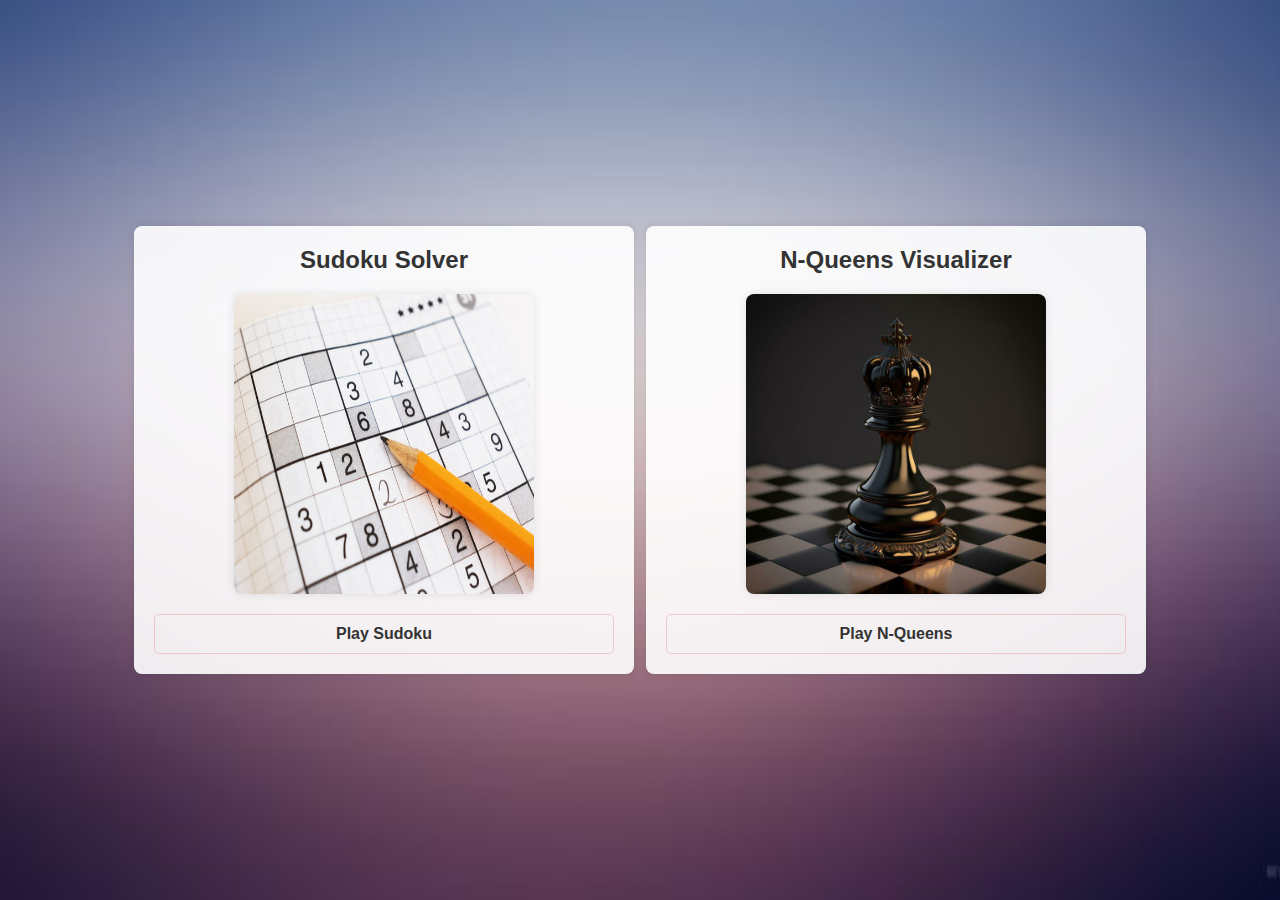
<file: index.html>
<!DOCTYPE html>
<html lang="en">
<head>
  <meta charset="UTF-8">
  <meta name="viewport" content="width=device-width, initial-scale=1.0">
  <title>Sudoku_N-Queens</title>
  <style>
    body {
      font-family: Arial, sans-serif;
      display: flex;
      justify-content: center;
      align-items: center;
      height: 100vh;
      margin: 0;
      background-color: #f0f0f0;
      background-image: url('background3.jpg'); /* Add background image */
      background-size: cover;
      background-position: center;
      transition: background-image 0.5s;
    }

    .container {
      display: flex;
      justify-content: space-around;
      width: 80%;
    }

    .box {
      width: 45%;
      padding: 20px;
      background-color: rgba(255, 255, 255, 0.9); /* Semi-transparent background */
      border-radius: 8px;
      box-shadow: 0 0 10px rgba(0, 0, 0, 0.1);
      text-align: center;
      transition: transform 0.3s ease-in-out, background-color 0.3s; /* Add background-color transition */
    }

    .box:hover {
      transform: translateY(-5px);
      background-color: hsl(204, 19%, 84%); /* Change background color on hover */
    }

    .box h2 {
      margin-top: 0;
      color: #333;
    }

    .box a {
      display: block;
      text-decoration: none;
      color: #333;
      padding: 10px;
      border: 1px solid rgb(236, 199, 199);
      border-radius: 5px;
      margin-top: 20px;
      text-align: center;
      transition: background-color 0.3s;
    }

    .box a:hover {
      background-color: hwb(13 55% 12%);
      transition: background-color 0.3s;
    }

    .game-image {
      margin-top: 20px;
      width: 100%;
      max-width: 300px; /* Adjust the max-width as needed */
      height: auto;
      display: block;
      margin-left: auto;
      margin-right: auto;
      border-radius: 8px;
      box-shadow: 0 0 10px rgba(0, 0, 0, 0.1);
    }
  </style>
</head>
<body>

<div class="container">
  <div class="box">
    <h2>Sudoku Solver</h2>
    <img src="sudoku2.jpg" alt="Sudoku Image" class="game-image" style="height: 300px;">
    <a href="index_sudoku.html"><b>Play Sudoku</b></a>
  </div>

  <div class="box">
    <h2>N-Queens Visualizer</h2>
    <img src="n_queens.jpg" alt="N-Queens Image" class="game-image">
    <a href="index_nqueens.html"><b>Play N-Queens</b></a>
  </div>
</div>

</body>
</html>
</file>
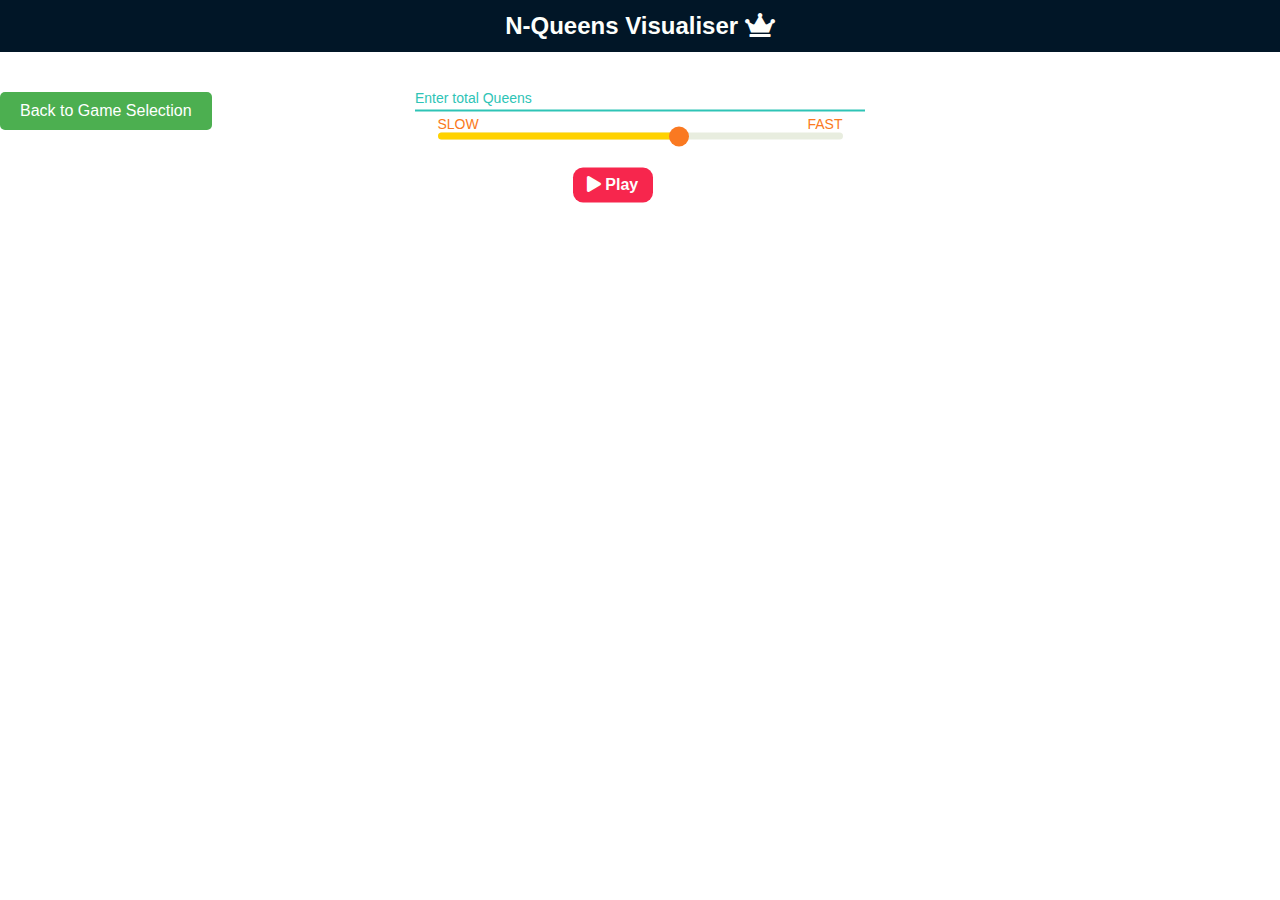
<file: index_nqueens.html>
<!DOCTYPE html>
<html lang="en">
  <head>
    <meta charset="UTF-8" />
    <meta name="viewport" content="width=device-width, initial-scale=1.0" />
    <title>N-Queen-Visualiser</title>
    <link
      rel="stylesheet"
      href="https://use.fontawesome.com/releases/v5.8.1/css/all.css"
    />
    <link rel="stylesheet" href="style.css" />
  </head>

  <body>
    <header class="header">
      <h2 style="text-align: center;">
        N-Queens Visualiser <i class="fas fa-crown" style="color: #fdfffc"></i>
      </h2>
    </header>
    <div class="n-queen">
      <div class="inputbox">
        <input type="number" class="numberbox" id="numberbox" required />
        <label>Enter total Queens</label>
      </div>

      <div class="slider-container">
        <input
          class="slider"
          id="slider"
          type="range"
          min="0"
          max="100"
          value="60"
        />
        <div id="progress-bar"></div>
      </div>
      <button class="play-button" id="play-button">
        <i class="fa fa-play" aria-hidden="true"></i> Play
      </button>
    </div>

    <div class="queen-arrangement" id="queen-arrangement"></div>
    <div id="n-queen-board"></div>
    <script src="app.js"></script>

    <a href="index.html" class="back-button">Back to Game Selection</a>
  </body>
</html>
</file>
<file: style.css>
* {
  box-sizing: border-box;
}

body {
  margin: 0;
  padding: 0;
  font-family: Arial, Helvetica, sans-serif;
}

.header {
  position: relative;
  top: -20px;
  width: 100%;
  background-color: #011627;
  color: #fdfffc;
}

.header h2 {
  padding: 0.5em;
}

div.n-queen {
  position: absolute;
  left: 50%;
  transform: translate(-50%, -50%);
  width: 70%;
  max-width: 450px;
  /* border: 1px solid red; */
}

.inputbox {
  position: relative;
  top: 1.5em;
  bottom: 2em;
}

.numberbox {
  width: 100%;
  font-size: 14px;
  padding: 4px;
  border: none;
  border-bottom: 2px solid #2ec4b6;
  outline: none;
  background: transparent;
}

.inputbox label {
  position: absolute;
  top: 4px;
  left: 0px;
  color: #2ec4b6;
  font-size: 14px;
  pointer-events: none;
  transition: 0.3s;
}

.inputbox input:focus ~ label,
.inputbox input:disabled ~ label,
.inputbox input:valid ~ label {
  top: -9px;
  font-size: 12px;
  font-weight: 400;
}

.slider-container {
  position: absolute;
  left: 5%;
  width: 90%;
  /* text-align: center; */
  margin: 0 auto;
  top: 4em;
  /* border: 2px solid red; */
}

.slider {
  -webkit-appearance: none;
  width: 100%;
  margin: 0 auto;
  height: 7px;
  border-radius: 7px;
  background: linear-gradient(90deg, #e8eddf 60%, #e8eddf 60%);
  outline: none;
}

.slider::after {
  content: "SLOW";
  position: absolute;
  top: -10px;
  font-size: 14px;
  font-weight: 500;
  color: #fa7921;
}

.slider::before {
  content: "FAST";
  position: absolute;
  top: -10px;
  right: 0px;
  font-size: 14px;
  font-weight: 500;
  color: #fa7921;
}

/* Google chrome */
.slider::-webkit-slider-thumb {
  -webkit-appearance: none;
  width: 20px;
  height: 20px;
  position: relative;
  top: -2px;
  cursor: pointer;
  background-color: #fa7921;
  border-radius: 50%;
  z-index: 2;
}

.slider::-webkit-slider-runnable-track {
  -webkit-appearance: none;
  height: 15px;
  width: 15px;
  z-index: 1;
  color: #ffba08;
}

/* Mozilla firefox */
.slider::-moz-range-thumb {
  width: 20px;
  height: 20px;
  background-color: #fa7921;
  cursor: pointer;
  position: relative;
  top: -2px;
  border-radius: 50%;
  z-index: 2;
}

.slider::-webkit-slider-thumb:hover {
  box-shadow: 0 0 0 2px white, 0 0 0 4px #fa7921;
}

#progress-bar {
  width: 60%;
  height: 7px;
  background: #ffd200;
  border-radius: 7px;
  position: absolute;
  top: 7px;
}

.play-button {
  position: relative;
  top: 80px;
  left: 35%;
  border: none;
  outline: none;
  color: #fdfffc;
  width: 80px;
  height: 35px;
  background-color: hsl(349, 93%, 56%);
  border-radius: 10px;
  font-size: 16px;
  font-weight: 600;
  cursor: pointer;
  transition: all 0.3s ease-in-out;
  /* z-index: 1; */
}

.play-button:hover {
  opacity: 0.8;
  transform: scale(1.05);
}

.queen-arrangement {
  position: relative;
  top: 140px;
  text-align: center;
  font-size: 18px;
  font-weight: 500;
  color: #247ba0;
}

#n-queen-board {
  position: relative;
  display: flex;
  width: 80%;
  top: 150px;
  margin: 0 auto;
  flex-wrap: wrap;
  justify-content: center;
}

#n-queen-board div {
  position: relative;
  display: flex;
  justify-content: center;
  flex-direction: column;
  margin: 0 10px;
  box-shadow: 0 4px 8px 0 rgb(0, 0, 0, 0.2);
  border-radius: 3px;
  bottom: 10px;
}

table {
  position: relative;
  border-collapse: collapse;
  margin: -10px 10px;
  padding: 10px;
  margin-bottom: 10px;
  align-self: center;
}

td {
  width: 35px;
  height: 35px;
  text-align: center;
}

h4 {
  position: relative;
  top: -5px;
  padding: 8px;
  width: 95%;
  background-color: #0582ca;
  align-self: center;
  color: #fdfffc;
  text-align: center;
  border-radius: 4px 4px 0 0;
}

/* Style for the back button */
.back-button {
  display: inline-block;
  padding: 10px 20px;
  background-color: #4CAF50;
  color: white;
  text-align: center;
  text-decoration: none;
  font-size: 16px;
  border-radius: 5px;
  cursor: pointer;
  transition: background-color 0.3s;
}

/* Hover effect */
.back-button:hover {
  background-color: #45a049;
}
</file>
